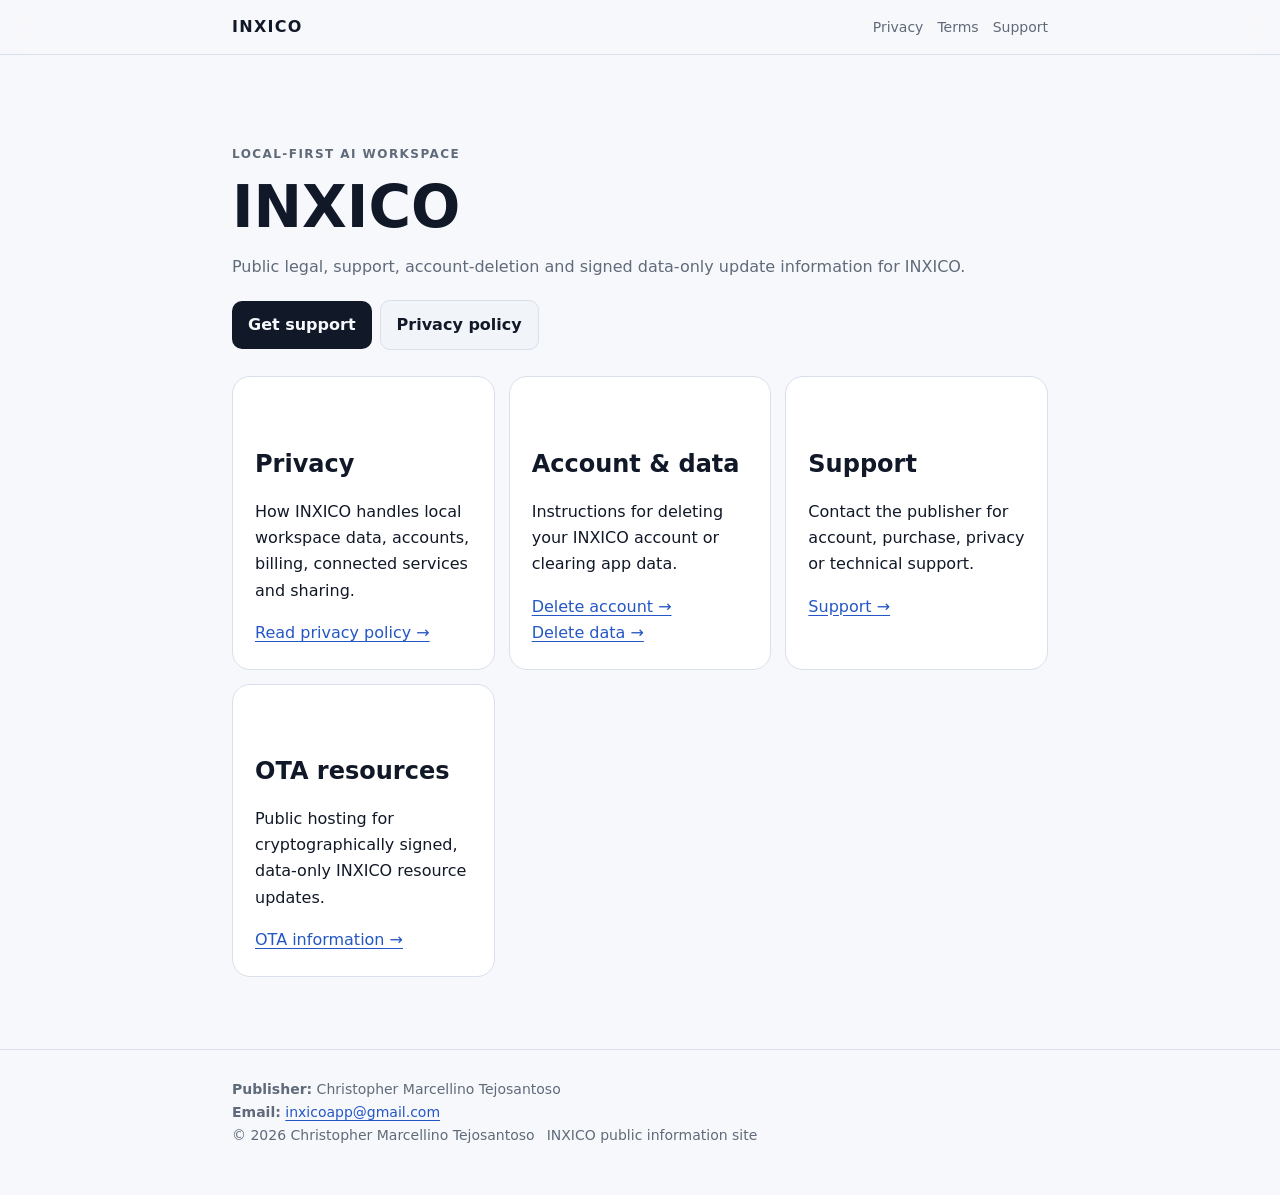
<file: index.html>
<!doctype html>
<html lang="en"><head><meta charset="utf-8"><meta name="viewport" content="width=device-width,initial-scale=1">
<meta name="color-scheme" content="light dark"><title>Home — INXICO</title>
<link rel="stylesheet" href="https://christophermarcellino.github.io/INXICO-Public/assets/style.css"></head><body>
<header><div class="nav"><a class="brand" href="https://christophermarcellino.github.io/INXICO-Public/">INXICO</a><nav>
<a href="https://christophermarcellino.github.io/INXICO-Public/privacy/">Privacy</a><a href="https://christophermarcellino.github.io/INXICO-Public/terms/">Terms</a><a href="https://christophermarcellino.github.io/INXICO-Public/support/">Support</a>
</nav></div></header><main>
<section class="hero"><div class="eyebrow">Local-first AI workspace</div><h1>INXICO</h1>
<p class="muted">Public legal, support, account-deletion and signed data-only update information for INXICO.</p>
<a class="btn" href="https://christophermarcellino.github.io/INXICO-Public/support/">Get support</a><a class="btn secondary" href="https://christophermarcellino.github.io/INXICO-Public/privacy/">Privacy policy</a></section>
<div class="grid">
<div class="card"><h2>Privacy</h2><p>How INXICO handles local workspace data, accounts, billing, connected services and sharing.</p><a href="https://christophermarcellino.github.io/INXICO-Public/privacy/">Read privacy policy →</a></div>
<div class="card"><h2>Account & data</h2><p>Instructions for deleting your INXICO account or clearing app data.</p><a href="https://christophermarcellino.github.io/INXICO-Public/delete-account/">Delete account →</a><br><a href="https://christophermarcellino.github.io/INXICO-Public/delete-data/">Delete data →</a></div>
<div class="card"><h2>Support</h2><p>Contact the publisher for account, purchase, privacy or technical support.</p><a href="https://christophermarcellino.github.io/INXICO-Public/support/">Support →</a></div>
<div class="card"><h2>OTA resources</h2><p>Public hosting for cryptographically signed, data-only INXICO resource updates.</p><a href="https://christophermarcellino.github.io/INXICO-Public/ota/">OTA information →</a></div>
</div>
</main><footer><div class="footer">
<div><strong>Publisher:</strong> Christopher Marcellino Tejosantoso</div>
<div><strong>Email:</strong> <a href="mailto:inxicoapp@gmail.com">inxicoapp@gmail.com</a></div>
<div class="meta"><span>© 2026 Christopher Marcellino Tejosantoso</span><span>INXICO public information site</span></div>
</div></footer></body></html>
</file>
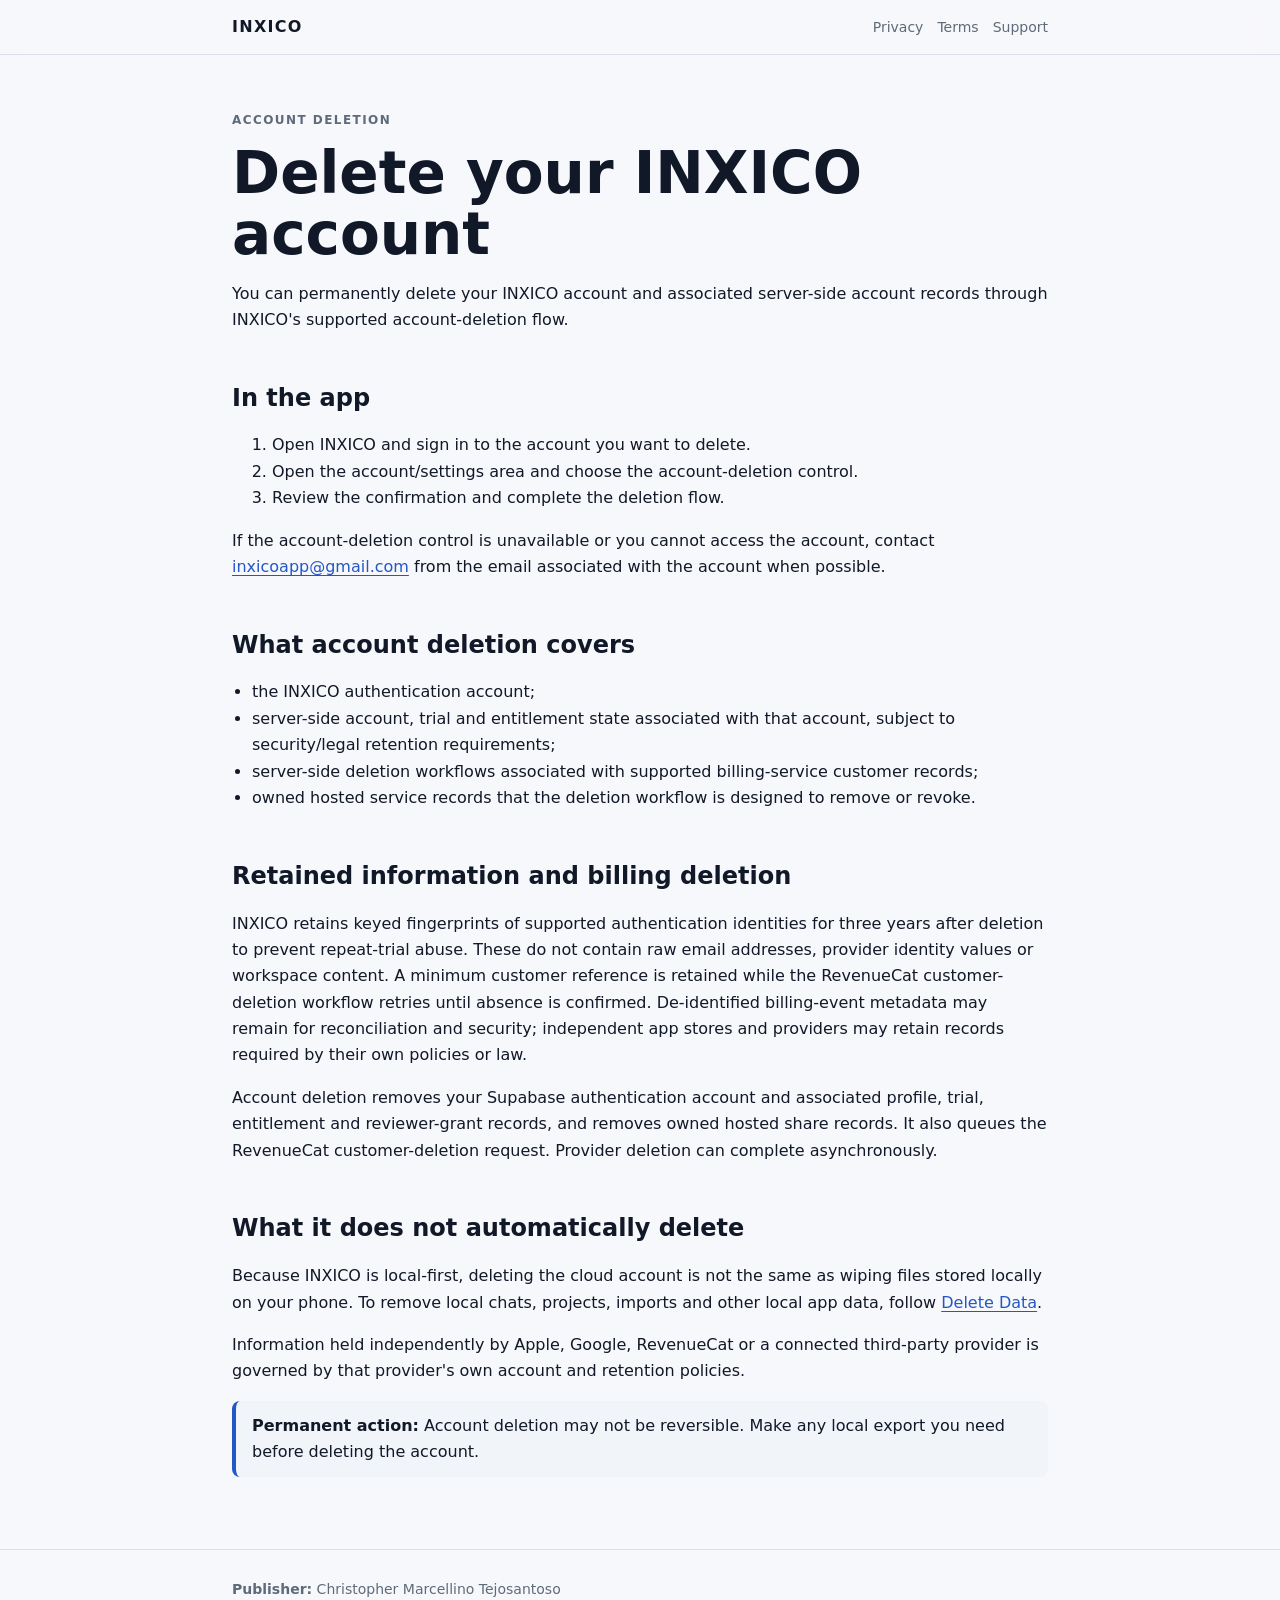
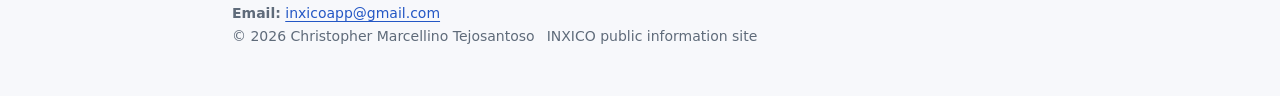
<file: delete-account/index.html>
<!doctype html>
<html lang="en"><head><meta charset="utf-8"><meta name="viewport" content="width=device-width,initial-scale=1">
<meta name="color-scheme" content="light dark"><title>Delete Account — INXICO</title>
<link rel="stylesheet" href="https://christophermarcellino.github.io/INXICO-Public/assets/style.css"></head><body>
<header><div class="nav"><a class="brand" href="https://christophermarcellino.github.io/INXICO-Public/">INXICO</a><nav>
<a href="https://christophermarcellino.github.io/INXICO-Public/privacy/">Privacy</a><a href="https://christophermarcellino.github.io/INXICO-Public/terms/">Terms</a><a href="https://christophermarcellino.github.io/INXICO-Public/support/">Support</a>
</nav></div></header><main>
<div class="eyebrow">Account deletion</div><h1>Delete your INXICO account</h1>
<p>You can permanently delete your INXICO account and associated server-side account records through INXICO's supported account-deletion flow.</p>
<h2>In the app</h2>
<ol><li>Open INXICO and sign in to the account you want to delete.</li><li>Open the account/settings area and choose the account-deletion control.</li><li>Review the confirmation and complete the deletion flow.</li></ol>
<p>If the account-deletion control is unavailable or you cannot access the account, contact <a href="mailto:inxicoapp@gmail.com">inxicoapp@gmail.com</a> from the email associated with the account when possible.</p>
<h2>What account deletion covers</h2>
<ul><li>the INXICO authentication account;</li><li>server-side account, trial and entitlement state associated with that account, subject to security/legal retention requirements;</li><li>server-side deletion workflows associated with supported billing-service customer records;</li><li>owned hosted service records that the deletion workflow is designed to remove or revoke.</li></ul>
<h2>Retained information and billing deletion</h2>
<p>INXICO retains keyed fingerprints of supported authentication identities for three years after deletion to prevent repeat-trial abuse. These do not contain raw email addresses, provider identity values or workspace content. A minimum customer reference is retained while the RevenueCat customer-deletion workflow retries until absence is confirmed. De-identified billing-event metadata may remain for reconciliation and security; independent app stores and providers may retain records required by their own policies or law.</p>
<p>Account deletion removes your Supabase authentication account and associated profile, trial, entitlement and reviewer-grant records, and removes owned hosted share records. It also queues the RevenueCat customer-deletion request. Provider deletion can complete asynchronously.</p>
<h2>What it does not automatically delete</h2>
<p>Because INXICO is local-first, deleting the cloud account is not the same as wiping files stored locally on your phone. To remove local chats, projects, imports and other local app data, follow <a href="https://christophermarcellino.github.io/INXICO-Public/delete-data/">Delete Data</a>.</p>
<p>Information held independently by Apple, Google, RevenueCat or a connected third-party provider is governed by that provider's own account and retention policies.</p>
<div class="notice"><strong>Permanent action:</strong> Account deletion may not be reversible. Make any local export you need before deleting the account.</div>
</main><footer><div class="footer">
<div><strong>Publisher:</strong> Christopher Marcellino Tejosantoso</div>
<div><strong>Email:</strong> <a href="mailto:inxicoapp@gmail.com">inxicoapp@gmail.com</a></div>
<div class="meta"><span>© 2026 Christopher Marcellino Tejosantoso</span><span>INXICO public information site</span></div>
</div></footer></body></html>
</file>
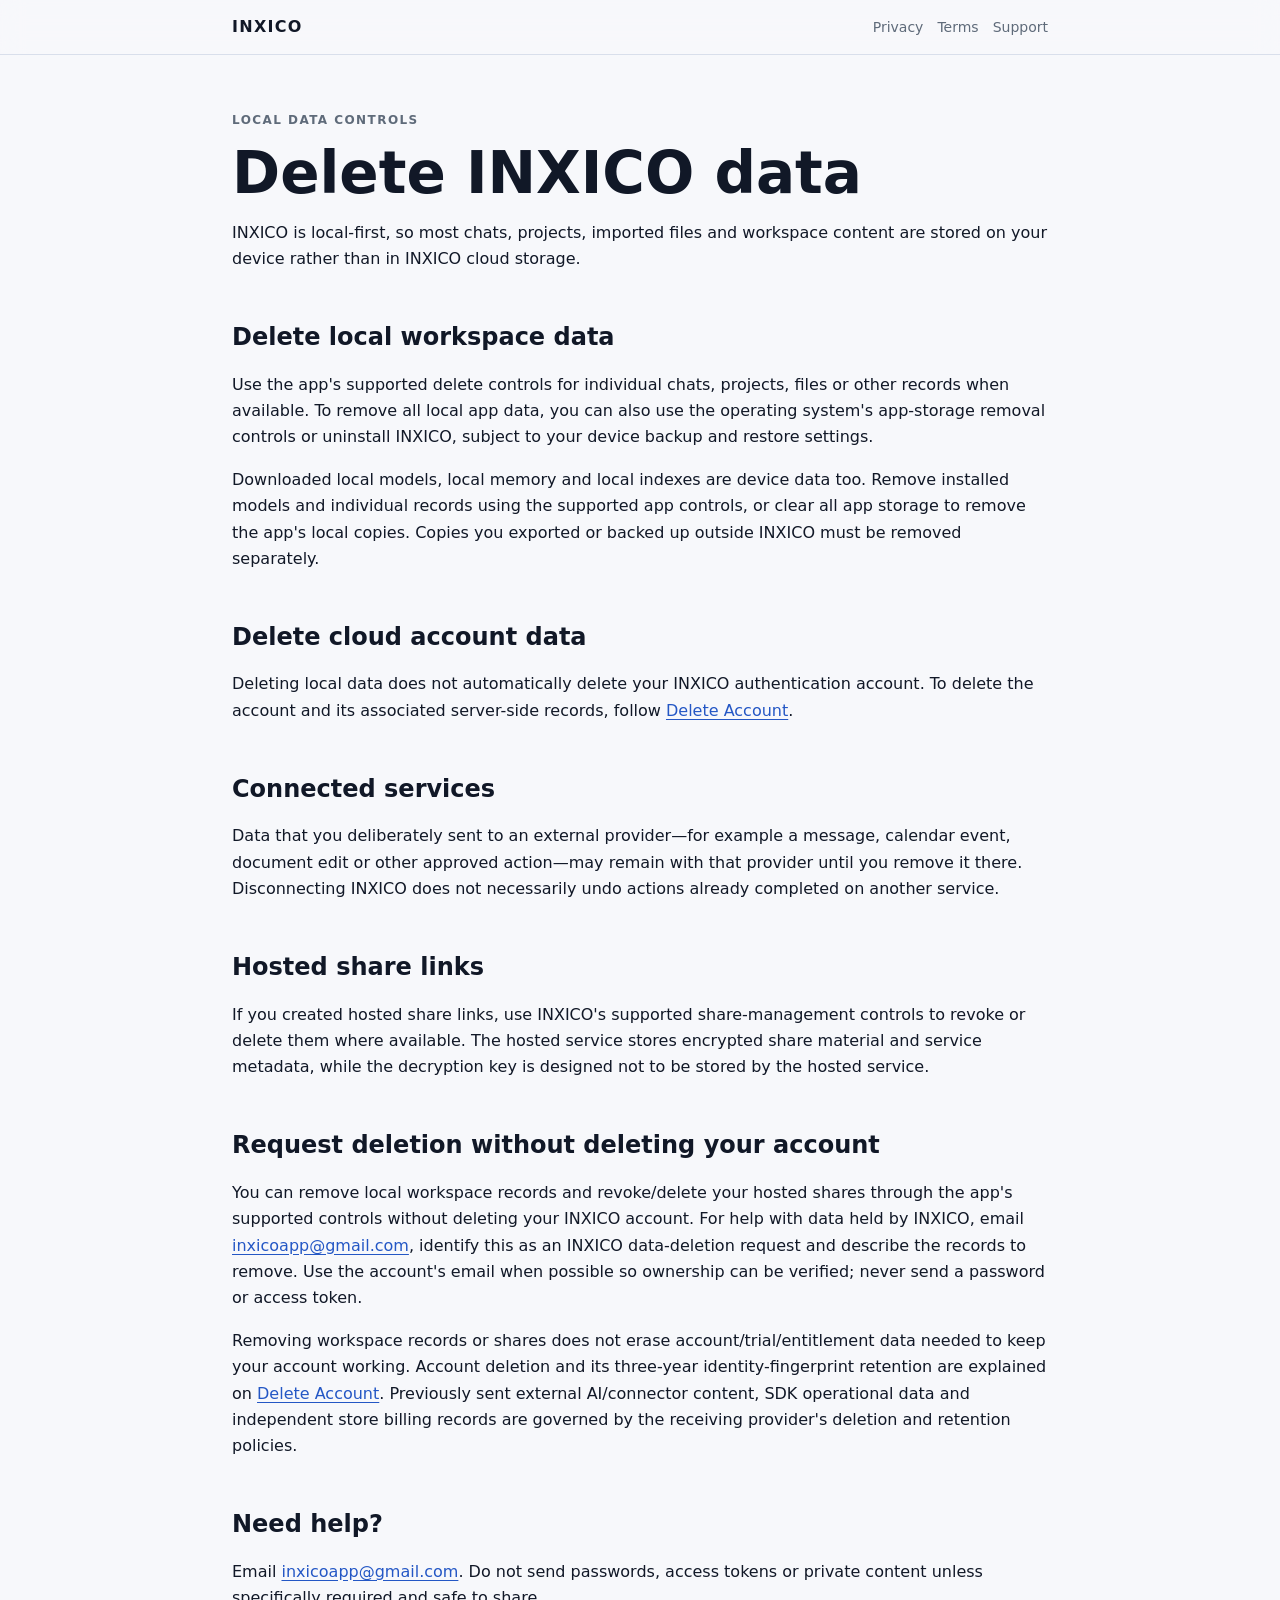
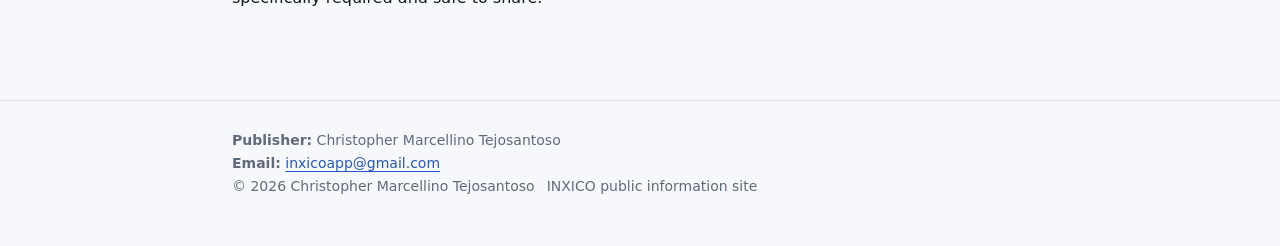
<file: delete-data/index.html>
<!doctype html>
<html lang="en"><head><meta charset="utf-8"><meta name="viewport" content="width=device-width,initial-scale=1">
<meta name="color-scheme" content="light dark"><title>Delete Data — INXICO</title>
<link rel="stylesheet" href="https://christophermarcellino.github.io/INXICO-Public/assets/style.css"></head><body>
<header><div class="nav"><a class="brand" href="https://christophermarcellino.github.io/INXICO-Public/">INXICO</a><nav>
<a href="https://christophermarcellino.github.io/INXICO-Public/privacy/">Privacy</a><a href="https://christophermarcellino.github.io/INXICO-Public/terms/">Terms</a><a href="https://christophermarcellino.github.io/INXICO-Public/support/">Support</a>
</nav></div></header><main>
<div class="eyebrow">Local data controls</div><h1>Delete INXICO data</h1>
<p>INXICO is local-first, so most chats, projects, imported files and workspace content are stored on your device rather than in INXICO cloud storage.</p>
<h2>Delete local workspace data</h2>
<p>Use the app's supported delete controls for individual chats, projects, files or other records when available. To remove all local app data, you can also use the operating system's app-storage removal controls or uninstall INXICO, subject to your device backup and restore settings.</p>
<p>Downloaded local models, local memory and local indexes are device data too. Remove installed models and individual records using the supported app controls, or clear all app storage to remove the app's local copies. Copies you exported or backed up outside INXICO must be removed separately.</p>
<h2>Delete cloud account data</h2>
<p>Deleting local data does not automatically delete your INXICO authentication account. To delete the account and its associated server-side records, follow <a href="https://christophermarcellino.github.io/INXICO-Public/delete-account/">Delete Account</a>.</p>
<h2>Connected services</h2>
<p>Data that you deliberately sent to an external provider—for example a message, calendar event, document edit or other approved action—may remain with that provider until you remove it there. Disconnecting INXICO does not necessarily undo actions already completed on another service.</p>
<h2>Hosted share links</h2>
<p>If you created hosted share links, use INXICO's supported share-management controls to revoke or delete them where available. The hosted service stores encrypted share material and service metadata, while the decryption key is designed not to be stored by the hosted service.</p>
<h2>Request deletion without deleting your account</h2>
<p>You can remove local workspace records and revoke/delete your hosted shares through the app's supported controls without deleting your INXICO account. For help with data held by INXICO, email <a href="mailto:inxicoapp@gmail.com?subject=INXICO%20data%20deletion%20request">inxicoapp@gmail.com</a>, identify this as an INXICO data-deletion request and describe the records to remove. Use the account's email when possible so ownership can be verified; never send a password or access token.</p>
<p>Removing workspace records or shares does not erase account/trial/entitlement data needed to keep your account working. Account deletion and its three-year identity-fingerprint retention are explained on <a href="https://christophermarcellino.github.io/INXICO-Public/delete-account/">Delete Account</a>. Previously sent external AI/connector content, SDK operational data and independent store billing records are governed by the receiving provider's deletion and retention policies.</p>
<h2>Need help?</h2>
<p>Email <a href="mailto:inxicoapp@gmail.com">inxicoapp@gmail.com</a>. Do not send passwords, access tokens or private content unless specifically required and safe to share.</p>
</main><footer><div class="footer">
<div><strong>Publisher:</strong> Christopher Marcellino Tejosantoso</div>
<div><strong>Email:</strong> <a href="mailto:inxicoapp@gmail.com">inxicoapp@gmail.com</a></div>
<div class="meta"><span>© 2026 Christopher Marcellino Tejosantoso</span><span>INXICO public information site</span></div>
</div></footer></body></html>
</file>
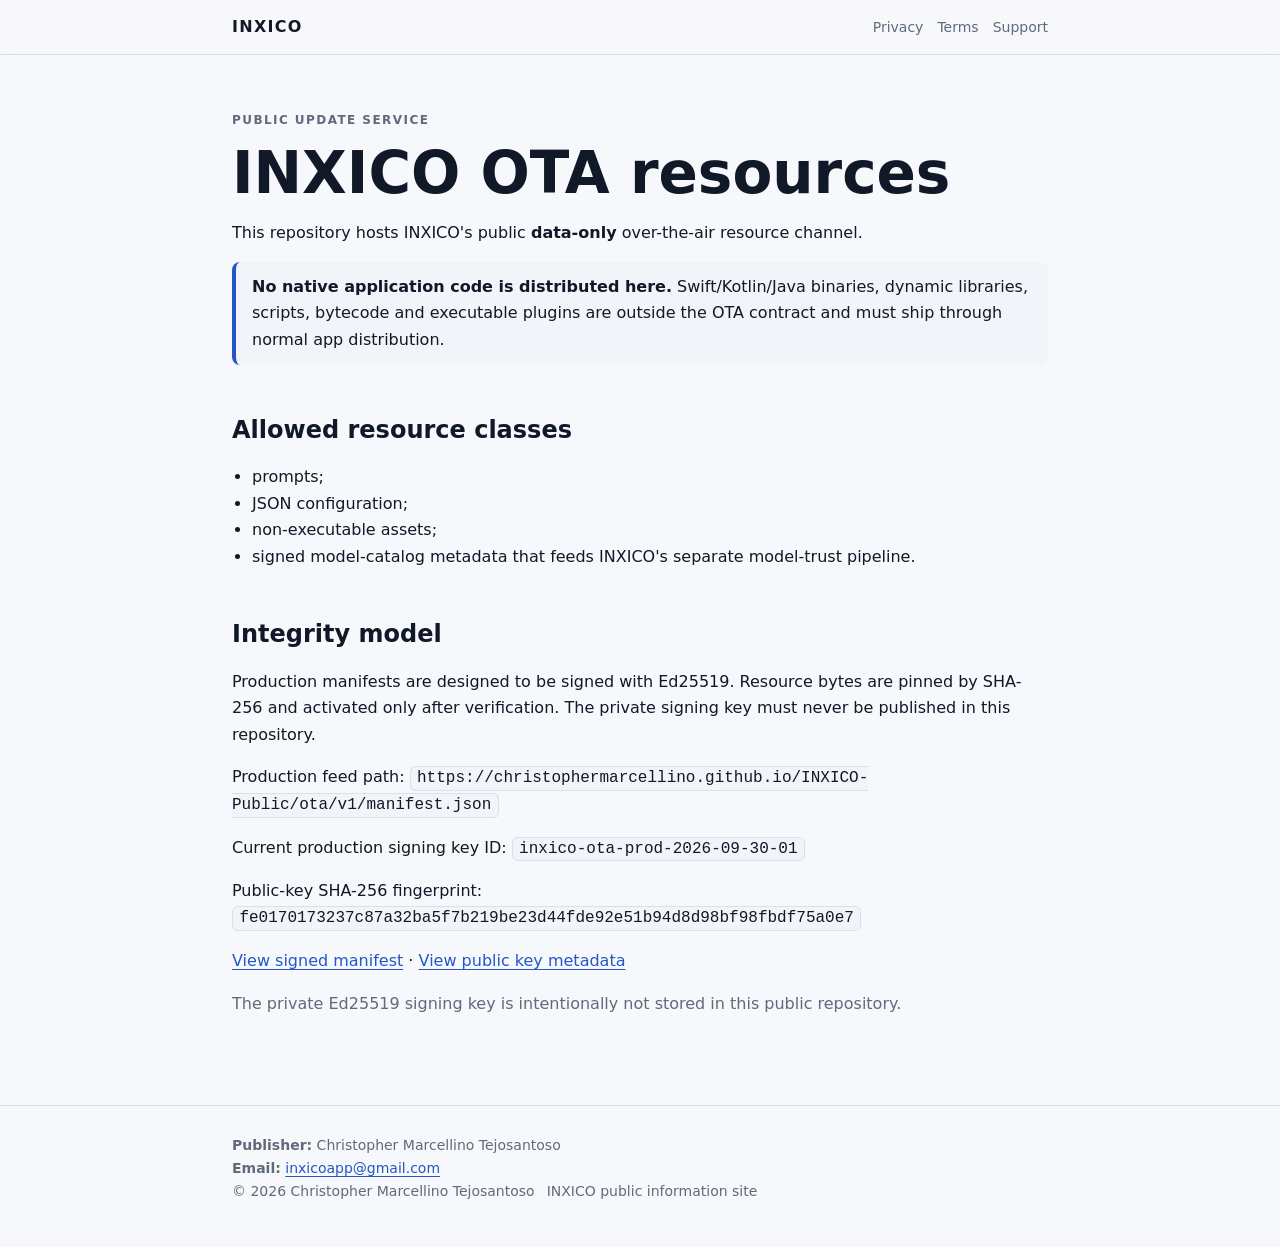
<file: ota/index.html>
<!doctype html>
<html lang="en"><head><meta charset="utf-8"><meta name="viewport" content="width=device-width,initial-scale=1">
<meta name="color-scheme" content="light dark"><title>OTA Resources — INXICO</title>
<link rel="stylesheet" href="https://christophermarcellino.github.io/INXICO-Public/assets/style.css"></head><body>
<header><div class="nav"><a class="brand" href="https://christophermarcellino.github.io/INXICO-Public/">INXICO</a><nav>
<a href="https://christophermarcellino.github.io/INXICO-Public/privacy/">Privacy</a><a href="https://christophermarcellino.github.io/INXICO-Public/terms/">Terms</a><a href="https://christophermarcellino.github.io/INXICO-Public/support/">Support</a>
</nav></div></header><main>
<div class="eyebrow">Public update service</div><h1>INXICO OTA resources</h1>
<p>This repository hosts INXICO's public <strong>data-only</strong> over-the-air resource channel.</p>
<div class="notice"><strong>No native application code is distributed here.</strong> Swift/Kotlin/Java binaries, dynamic libraries, scripts, bytecode and executable plugins are outside the OTA contract and must ship through normal app distribution.</div>
<h2>Allowed resource classes</h2>
<ul><li>prompts;</li><li>JSON configuration;</li><li>non-executable assets;</li><li>signed model-catalog metadata that feeds INXICO's separate model-trust pipeline.</li></ul>
<h2>Integrity model</h2>
<p>Production manifests are designed to be signed with Ed25519. Resource bytes are pinned by SHA-256 and activated only after verification. The private signing key must never be published in this repository.</p>
<p>Production feed path: <code>https://christophermarcellino.github.io/INXICO-Public/ota/v1/manifest.json</code></p>
<p>Current production signing key ID: <code>inxico-ota-prod-2026-09-30-01</code></p>
<p>Public-key SHA-256 fingerprint: <code>fe0170173237c87a32ba5f7b219be23d44fde92e51b94d8d98bf98fbdf75a0e7</code></p>
<p><a href="https://christophermarcellino.github.io/INXICO-Public/ota/v1/manifest.json">View signed manifest</a> · <a href="https://christophermarcellino.github.io/INXICO-Public/ota/v1/public-key.json">View public key metadata</a></p>
<p class="muted">The private Ed25519 signing key is intentionally not stored in this public repository.</p>
</main><footer><div class="footer">
<div><strong>Publisher:</strong> Christopher Marcellino Tejosantoso</div>
<div><strong>Email:</strong> <a href="mailto:inxicoapp@gmail.com">inxicoapp@gmail.com</a></div>
<div class="meta"><span>© 2026 Christopher Marcellino Tejosantoso</span><span>INXICO public information site</span></div>
</div></footer></body></html>
</file>
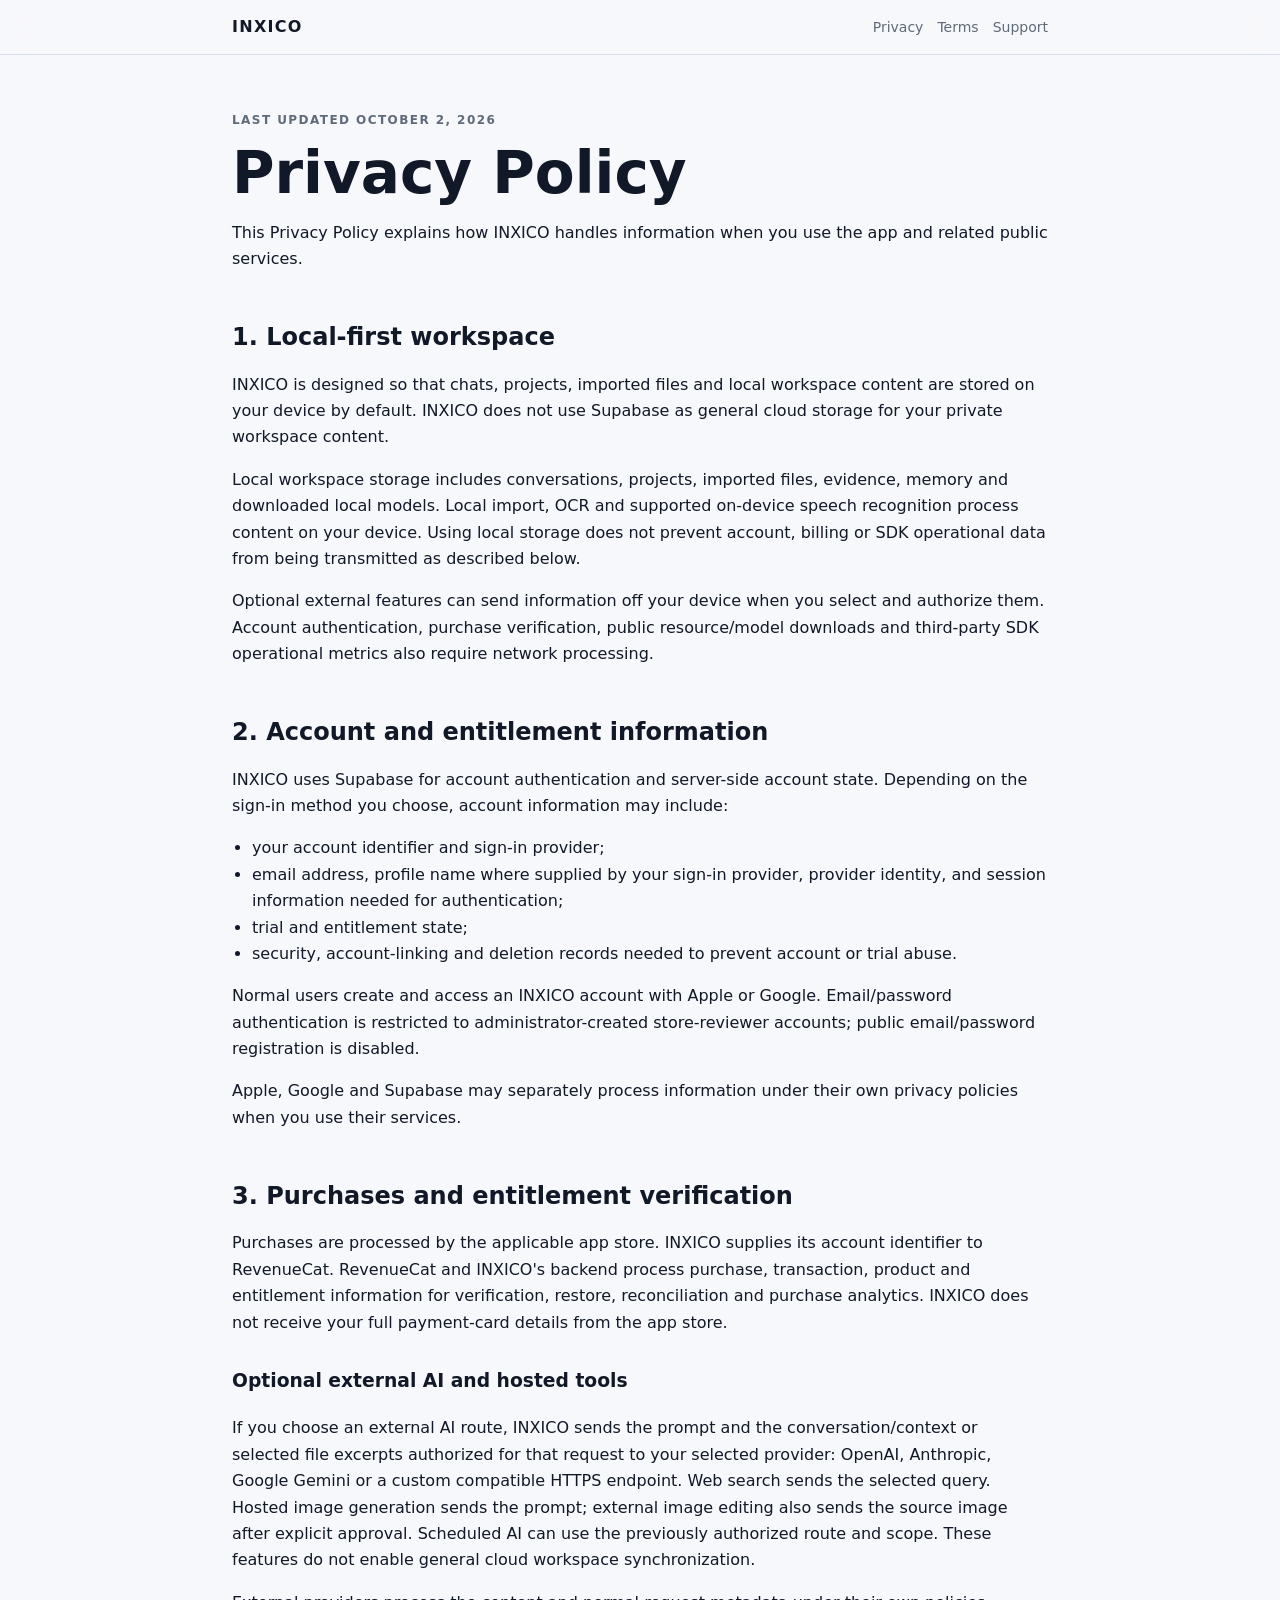
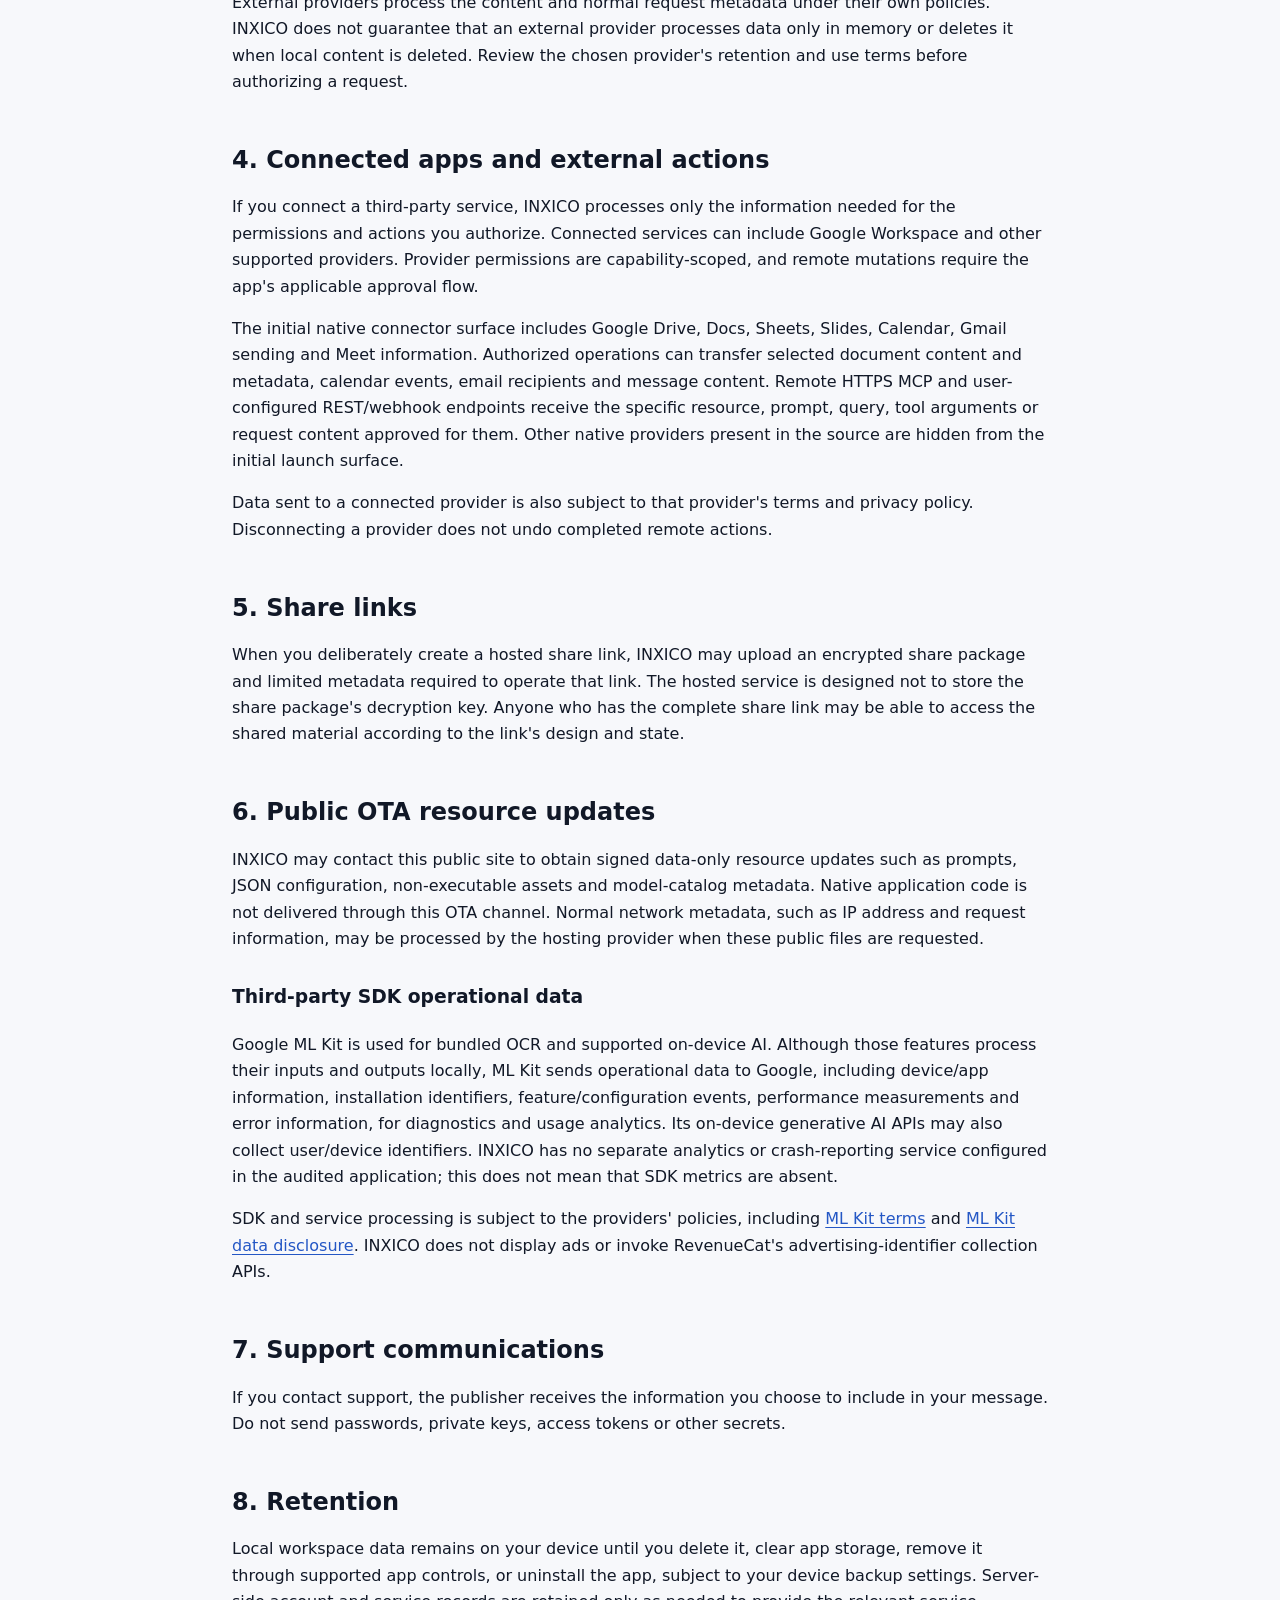
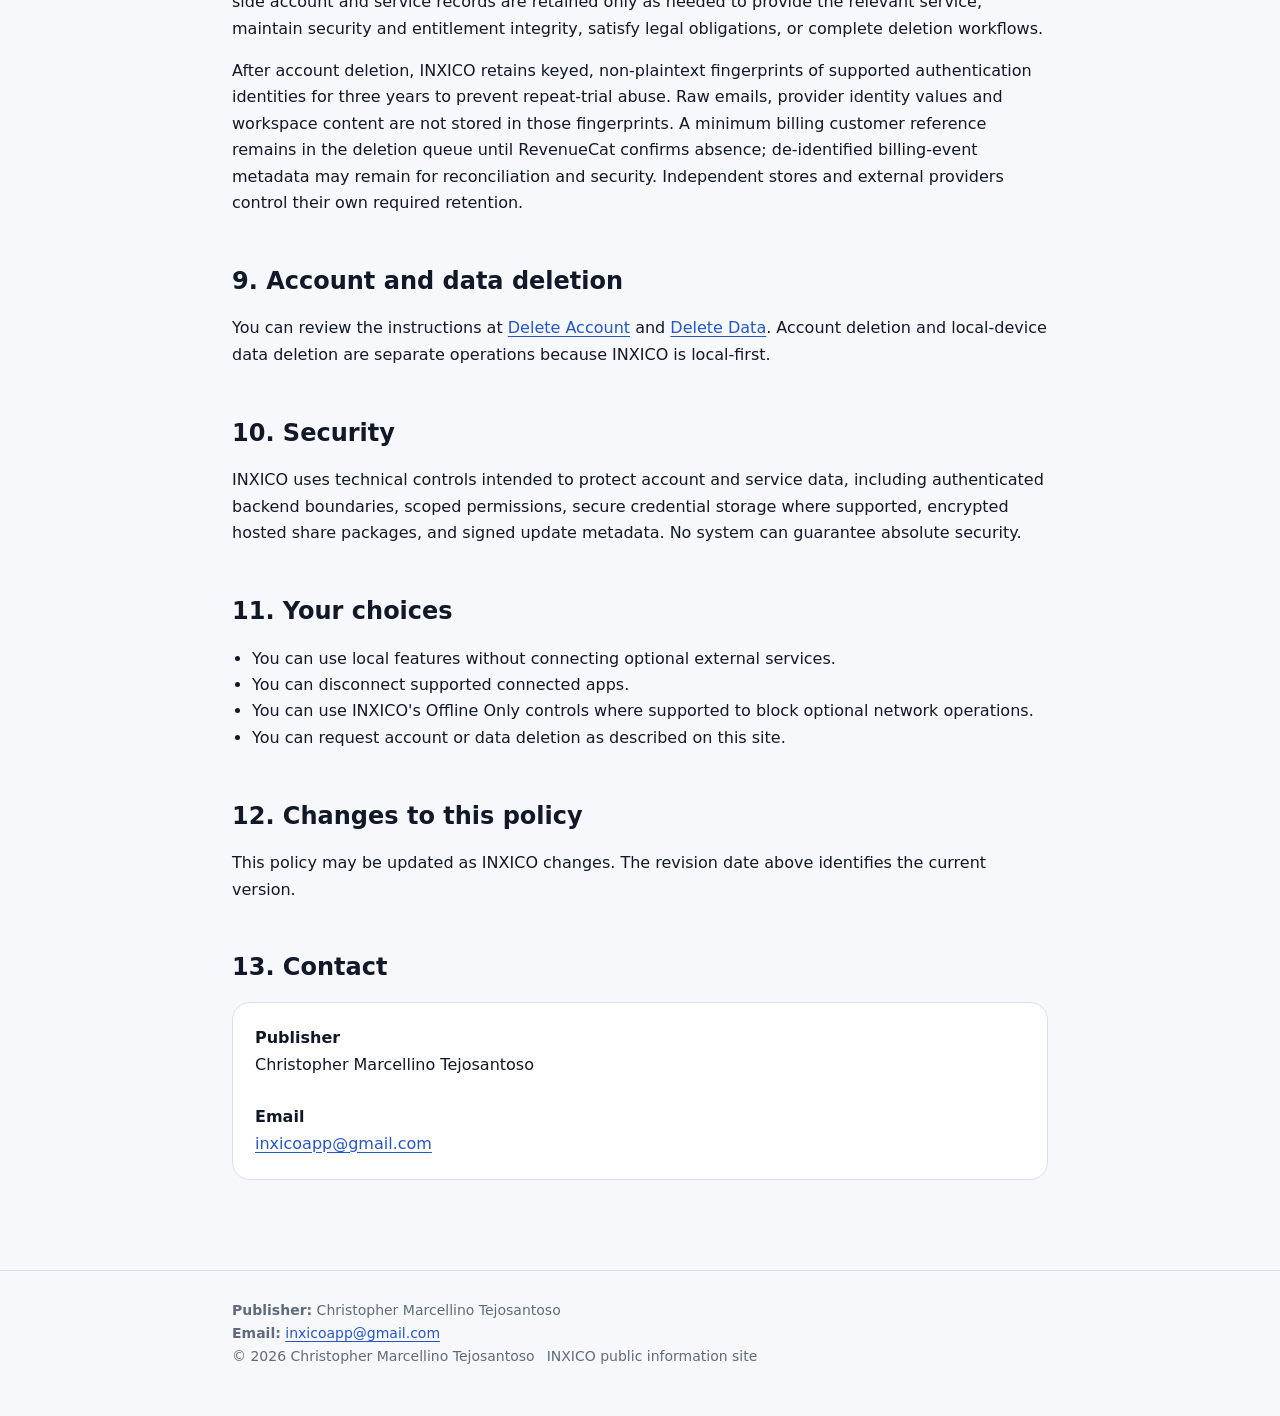
<file: privacy/index.html>
<!doctype html>
<html lang="en"><head><meta charset="utf-8"><meta name="viewport" content="width=device-width,initial-scale=1">
<meta name="color-scheme" content="light dark"><title>Privacy Policy — INXICO</title>
<link rel="stylesheet" href="https://christophermarcellino.github.io/INXICO-Public/assets/style.css"></head><body>
<header><div class="nav"><a class="brand" href="https://christophermarcellino.github.io/INXICO-Public/">INXICO</a><nav>
<a href="https://christophermarcellino.github.io/INXICO-Public/privacy/">Privacy</a><a href="https://christophermarcellino.github.io/INXICO-Public/terms/">Terms</a><a href="https://christophermarcellino.github.io/INXICO-Public/support/">Support</a>
</nav></div></header><main>
<div class="eyebrow">Last updated October 2, 2026</div><h1>Privacy Policy</h1>
<p>This Privacy Policy explains how INXICO handles information when you use the app and related public services.</p>

<h2>1. Local-first workspace</h2>
<p>INXICO is designed so that chats, projects, imported files and local workspace content are stored on your device by default. INXICO does not use Supabase as general cloud storage for your private workspace content.</p>
<p>Local workspace storage includes conversations, projects, imported files, evidence, memory and downloaded local models. Local import, OCR and supported on-device speech recognition process content on your device. Using local storage does not prevent account, billing or SDK operational data from being transmitted as described below.</p>
<p>Optional external features can send information off your device when you select and authorize them. Account authentication, purchase verification, public resource/model downloads and third-party SDK operational metrics also require network processing.</p>

<h2>2. Account and entitlement information</h2>
<p>INXICO uses Supabase for account authentication and server-side account state. Depending on the sign-in method you choose, account information may include:</p>
<ul><li>your account identifier and sign-in provider;</li><li>email address, profile name where supplied by your sign-in provider, provider identity, and session information needed for authentication;</li><li>trial and entitlement state;</li><li>security, account-linking and deletion records needed to prevent account or trial abuse.</li></ul>
<p>Normal users create and access an INXICO account with Apple or Google. Email/password authentication is restricted to administrator-created store-reviewer accounts; public email/password registration is disabled.</p>
<p>Apple, Google and Supabase may separately process information under their own privacy policies when you use their services.</p>

<h2>3. Purchases and entitlement verification</h2>
<p>Purchases are processed by the applicable app store. INXICO supplies its account identifier to RevenueCat. RevenueCat and INXICO's backend process purchase, transaction, product and entitlement information for verification, restore, reconciliation and purchase analytics. INXICO does not receive your full payment-card details from the app store.</p>
<h3>Optional external AI and hosted tools</h3>
<p>If you choose an external AI route, INXICO sends the prompt and the conversation/context or selected file excerpts authorized for that request to your selected provider: OpenAI, Anthropic, Google Gemini or a custom compatible HTTPS endpoint. Web search sends the selected query. Hosted image generation sends the prompt; external image editing also sends the source image after explicit approval. Scheduled AI can use the previously authorized route and scope. These features do not enable general cloud workspace synchronization.</p>
<p>External providers process the content and normal request metadata under their own policies. INXICO does not guarantee that an external provider processes data only in memory or deletes it when local content is deleted. Review the chosen provider's retention and use terms before authorizing a request.</p>

<h2>4. Connected apps and external actions</h2>
<p>If you connect a third-party service, INXICO processes only the information needed for the permissions and actions you authorize. Connected services can include Google Workspace and other supported providers. Provider permissions are capability-scoped, and remote mutations require the app's applicable approval flow.</p>
<p>The initial native connector surface includes Google Drive, Docs, Sheets, Slides, Calendar, Gmail sending and Meet information. Authorized operations can transfer selected document content and metadata, calendar events, email recipients and message content. Remote HTTPS MCP and user-configured REST/webhook endpoints receive the specific resource, prompt, query, tool arguments or request content approved for them. Other native providers present in the source are hidden from the initial launch surface.</p>
<p>Data sent to a connected provider is also subject to that provider's terms and privacy policy. Disconnecting a provider does not undo completed remote actions.</p>

<h2>5. Share links</h2>
<p>When you deliberately create a hosted share link, INXICO may upload an encrypted share package and limited metadata required to operate that link. The hosted service is designed not to store the share package's decryption key. Anyone who has the complete share link may be able to access the shared material according to the link's design and state.</p>

<h2>6. Public OTA resource updates</h2>
<p>INXICO may contact this public site to obtain signed data-only resource updates such as prompts, JSON configuration, non-executable assets and model-catalog metadata. Native application code is not delivered through this OTA channel. Normal network metadata, such as IP address and request information, may be processed by the hosting provider when these public files are requested.</p>

<h3>Third-party SDK operational data</h3>
<p>Google ML Kit is used for bundled OCR and supported on-device AI. Although those features process their inputs and outputs locally, ML Kit sends operational data to Google, including device/app information, installation identifiers, feature/configuration events, performance measurements and error information, for diagnostics and usage analytics. Its on-device generative AI APIs may also collect user/device identifiers. INXICO has no separate analytics or crash-reporting service configured in the audited application; this does not mean that SDK metrics are absent.</p>
<p>SDK and service processing is subject to the providers' policies, including <a href="https://developers.google.com/ml-kit/terms">ML Kit terms</a> and <a href="https://developers.google.com/ml-kit/android-data-disclosure">ML Kit data disclosure</a>. INXICO does not display ads or invoke RevenueCat's advertising-identifier collection APIs.</p>
<h2>7. Support communications</h2>
<p>If you contact support, the publisher receives the information you choose to include in your message. Do not send passwords, private keys, access tokens or other secrets.</p>

<h2>8. Retention</h2>
<p>Local workspace data remains on your device until you delete it, clear app storage, remove it through supported app controls, or uninstall the app, subject to your device backup settings. Server-side account and service records are retained only as needed to provide the relevant service, maintain security and entitlement integrity, satisfy legal obligations, or complete deletion workflows.</p>

<p>After account deletion, INXICO retains keyed, non-plaintext fingerprints of supported authentication identities for three years to prevent repeat-trial abuse. Raw emails, provider identity values and workspace content are not stored in those fingerprints. A minimum billing customer reference remains in the deletion queue until RevenueCat confirms absence; de-identified billing-event metadata may remain for reconciliation and security. Independent stores and external providers control their own required retention.</p>
<h2>9. Account and data deletion</h2>
<p>You can review the instructions at <a href="https://christophermarcellino.github.io/INXICO-Public/delete-account/">Delete Account</a> and <a href="https://christophermarcellino.github.io/INXICO-Public/delete-data/">Delete Data</a>. Account deletion and local-device data deletion are separate operations because INXICO is local-first.</p>

<h2>10. Security</h2>
<p>INXICO uses technical controls intended to protect account and service data, including authenticated backend boundaries, scoped permissions, secure credential storage where supported, encrypted hosted share packages, and signed update metadata. No system can guarantee absolute security.</p>

<h2>11. Your choices</h2>
<ul><li>You can use local features without connecting optional external services.</li><li>You can disconnect supported connected apps.</li><li>You can use INXICO's Offline Only controls where supported to block optional network operations.</li><li>You can request account or data deletion as described on this site.</li></ul>

<h2>12. Changes to this policy</h2>
<p>This policy may be updated as INXICO changes. The revision date above identifies the current version.</p>

<h2>13. Contact</h2>
<div class="card"><strong>Publisher</strong><br>Christopher Marcellino Tejosantoso<br><br><strong>Email</strong><br><a href="mailto:inxicoapp@gmail.com">inxicoapp@gmail.com</a></div>
</main><footer><div class="footer">
<div><strong>Publisher:</strong> Christopher Marcellino Tejosantoso</div>
<div><strong>Email:</strong> <a href="mailto:inxicoapp@gmail.com">inxicoapp@gmail.com</a></div>
<div class="meta"><span>© 2026 Christopher Marcellino Tejosantoso</span><span>INXICO public information site</span></div>
</div></footer></body></html>
</file>
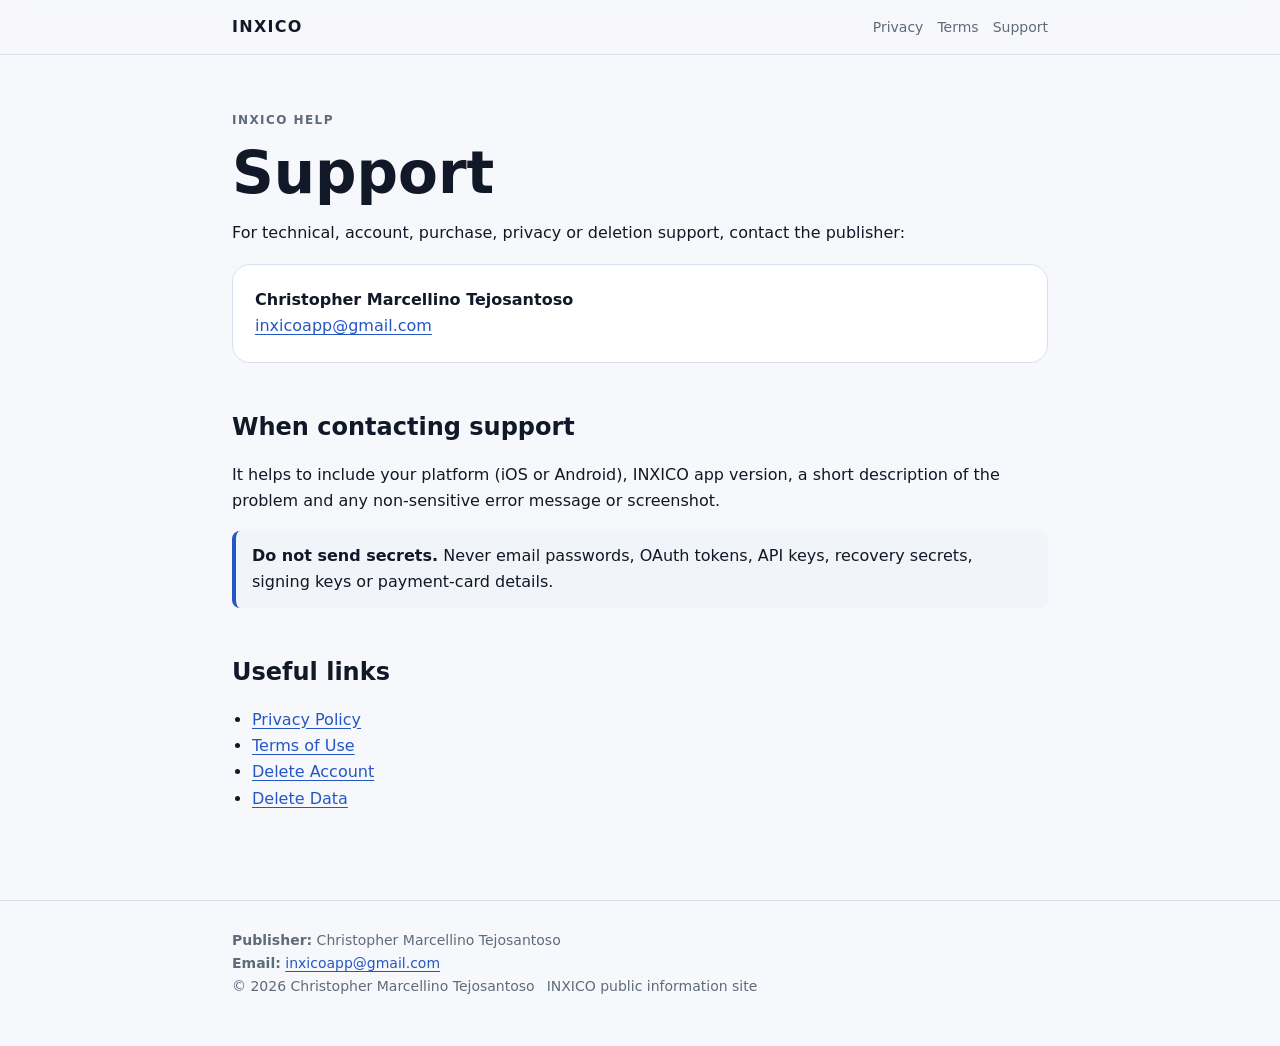
<file: support/index.html>
<!doctype html>
<html lang="en"><head><meta charset="utf-8"><meta name="viewport" content="width=device-width,initial-scale=1">
<meta name="color-scheme" content="light dark"><title>Support — INXICO</title>
<link rel="stylesheet" href="https://christophermarcellino.github.io/INXICO-Public/assets/style.css"></head><body>
<header><div class="nav"><a class="brand" href="https://christophermarcellino.github.io/INXICO-Public/">INXICO</a><nav>
<a href="https://christophermarcellino.github.io/INXICO-Public/privacy/">Privacy</a><a href="https://christophermarcellino.github.io/INXICO-Public/terms/">Terms</a><a href="https://christophermarcellino.github.io/INXICO-Public/support/">Support</a>
</nav></div></header><main>
<div class="eyebrow">INXICO help</div><h1>Support</h1>
<p>For technical, account, purchase, privacy or deletion support, contact the publisher:</p>
<div class="card"><strong>Christopher Marcellino Tejosantoso</strong><br><a href="mailto:inxicoapp@gmail.com">inxicoapp@gmail.com</a></div>
<h2>When contacting support</h2>
<p>It helps to include your platform (iOS or Android), INXICO app version, a short description of the problem and any non-sensitive error message or screenshot.</p>
<div class="notice"><strong>Do not send secrets.</strong> Never email passwords, OAuth tokens, API keys, recovery secrets, signing keys or payment-card details.</div>
<h2>Useful links</h2>
<ul><li><a href="https://christophermarcellino.github.io/INXICO-Public/privacy/">Privacy Policy</a></li><li><a href="https://christophermarcellino.github.io/INXICO-Public/terms/">Terms of Use</a></li><li><a href="https://christophermarcellino.github.io/INXICO-Public/delete-account/">Delete Account</a></li><li><a href="https://christophermarcellino.github.io/INXICO-Public/delete-data/">Delete Data</a></li></ul>
</main><footer><div class="footer">
<div><strong>Publisher:</strong> Christopher Marcellino Tejosantoso</div>
<div><strong>Email:</strong> <a href="mailto:inxicoapp@gmail.com">inxicoapp@gmail.com</a></div>
<div class="meta"><span>© 2026 Christopher Marcellino Tejosantoso</span><span>INXICO public information site</span></div>
</div></footer></body></html>
</file>
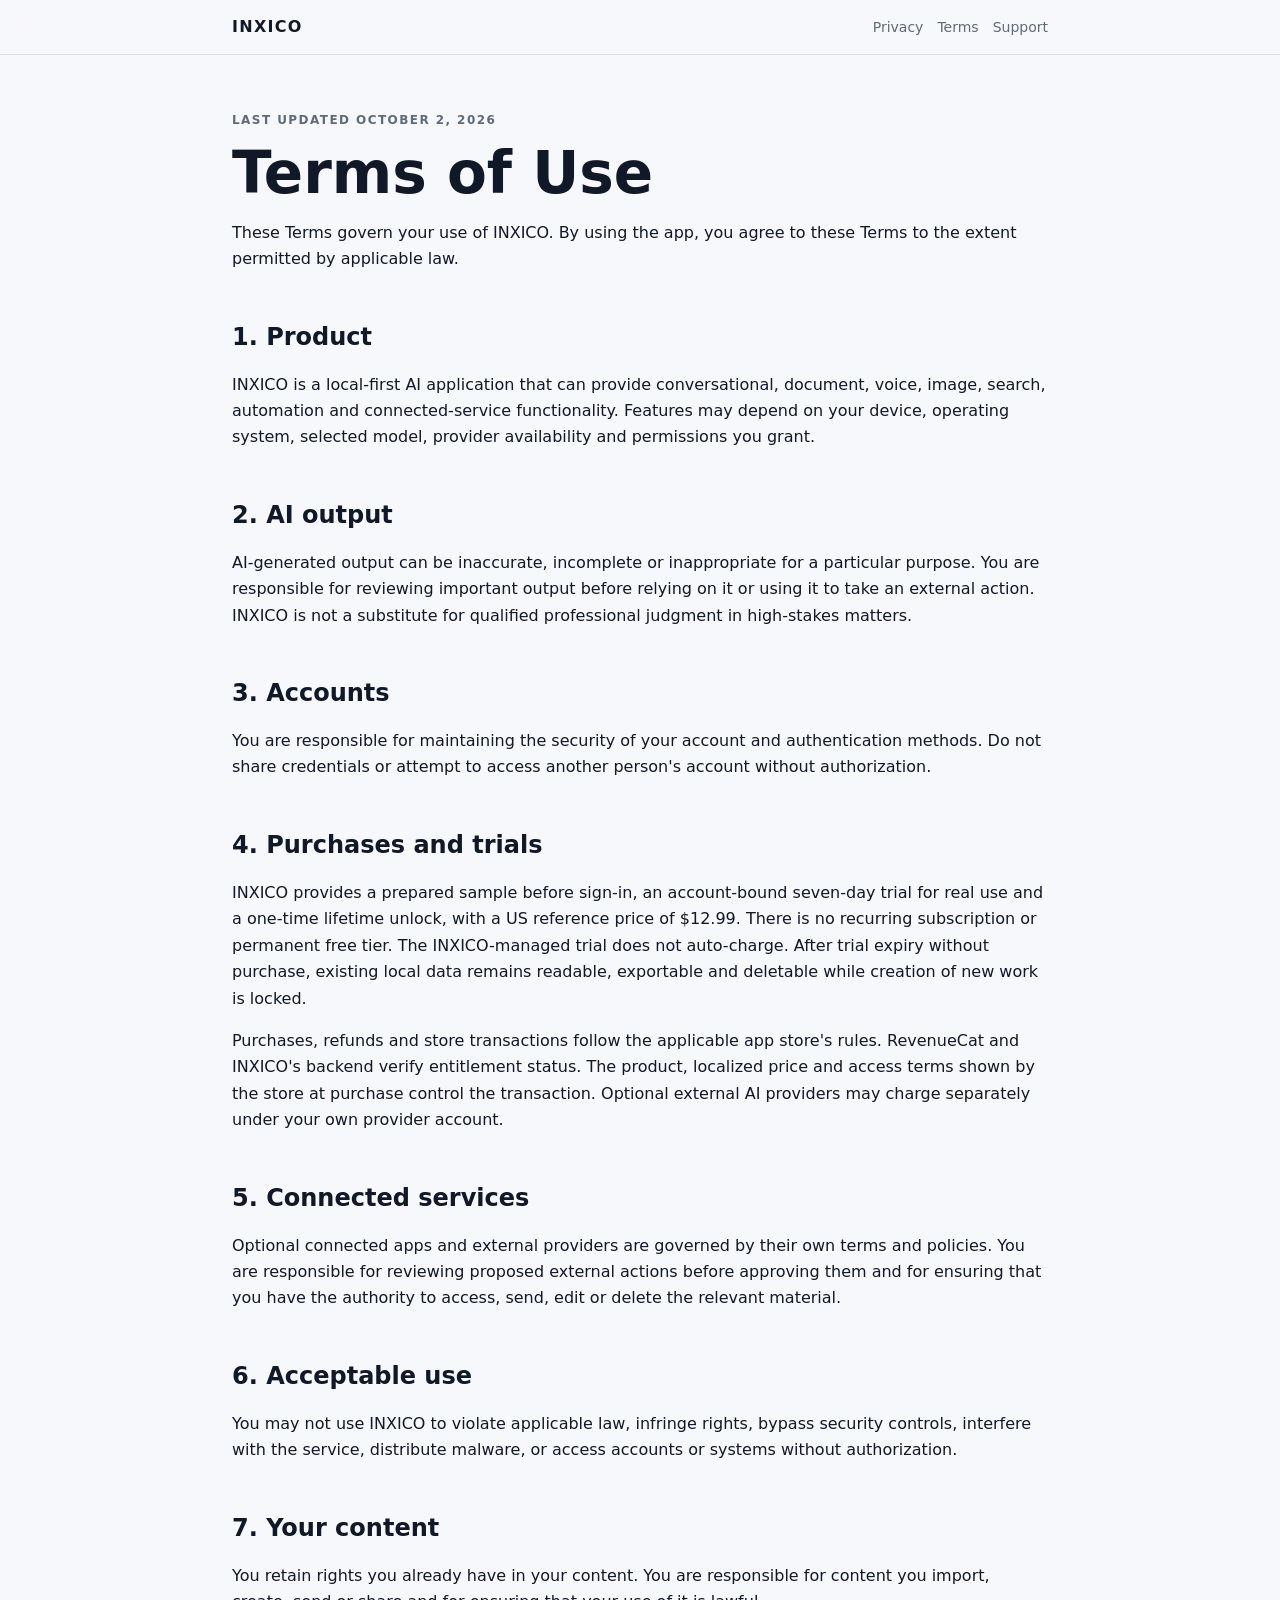
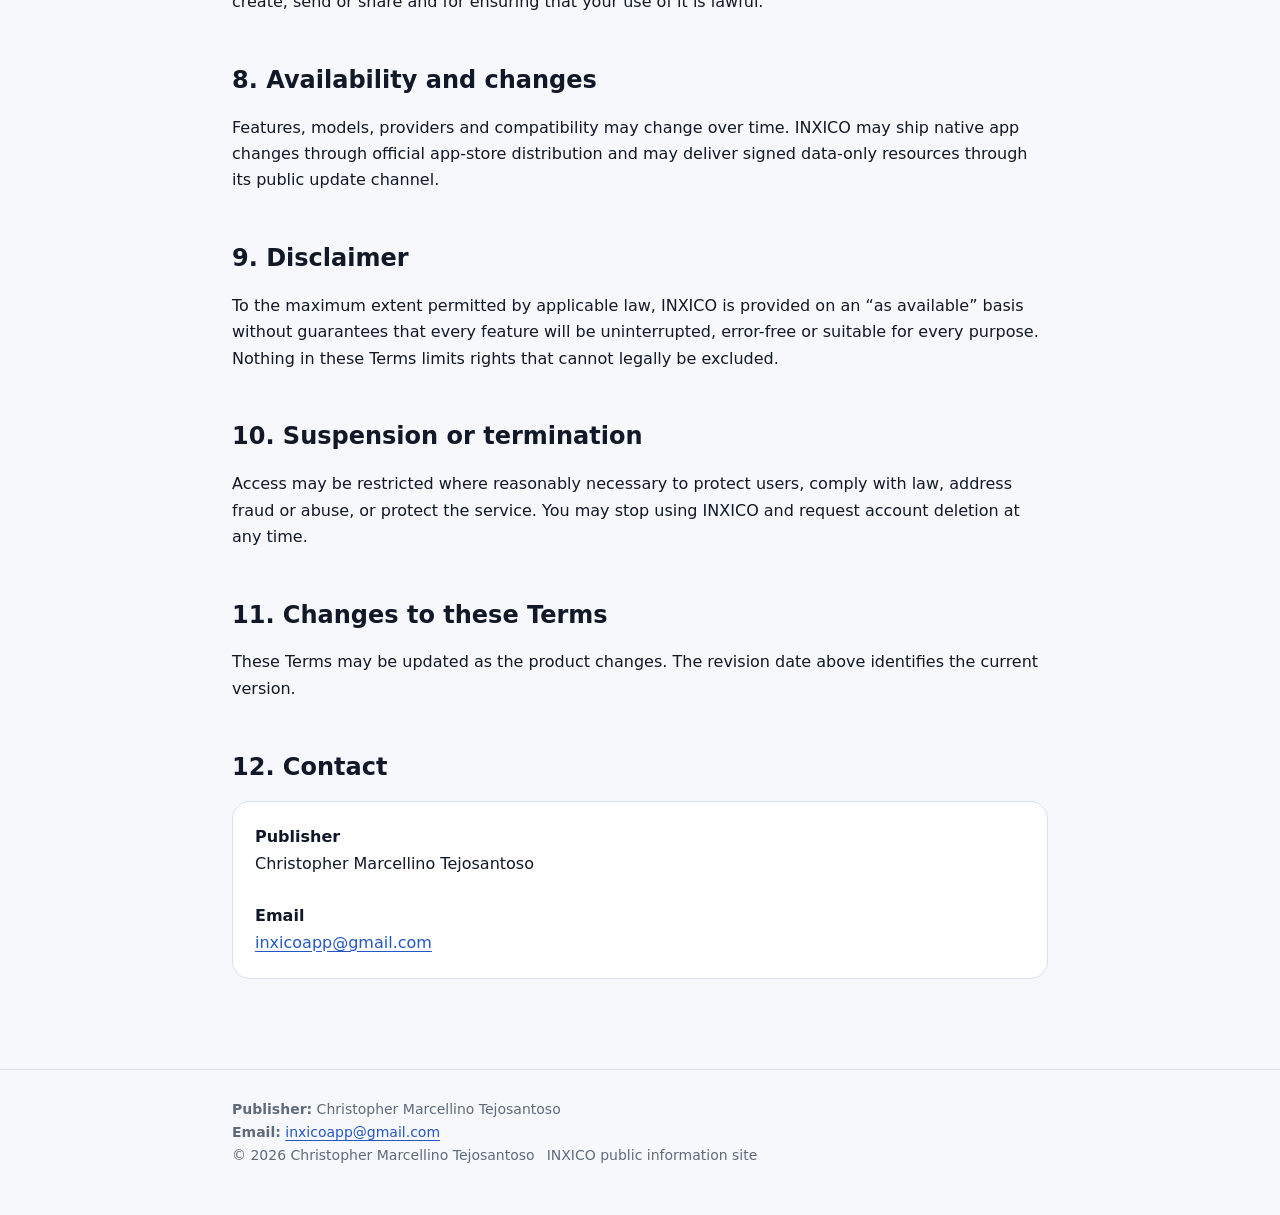
<file: terms/index.html>
<!doctype html>
<html lang="en"><head><meta charset="utf-8"><meta name="viewport" content="width=device-width,initial-scale=1">
<meta name="color-scheme" content="light dark"><title>Terms of Use — INXICO</title>
<link rel="stylesheet" href="https://christophermarcellino.github.io/INXICO-Public/assets/style.css"></head><body>
<header><div class="nav"><a class="brand" href="https://christophermarcellino.github.io/INXICO-Public/">INXICO</a><nav>
<a href="https://christophermarcellino.github.io/INXICO-Public/privacy/">Privacy</a><a href="https://christophermarcellino.github.io/INXICO-Public/terms/">Terms</a><a href="https://christophermarcellino.github.io/INXICO-Public/support/">Support</a>
</nav></div></header><main>
<div class="eyebrow">Last updated October 2, 2026</div><h1>Terms of Use</h1>
<p>These Terms govern your use of INXICO. By using the app, you agree to these Terms to the extent permitted by applicable law.</p>

<h2>1. Product</h2>
<p>INXICO is a local-first AI application that can provide conversational, document, voice, image, search, automation and connected-service functionality. Features may depend on your device, operating system, selected model, provider availability and permissions you grant.</p>

<h2>2. AI output</h2>
<p>AI-generated output can be inaccurate, incomplete or inappropriate for a particular purpose. You are responsible for reviewing important output before relying on it or using it to take an external action. INXICO is not a substitute for qualified professional judgment in high-stakes matters.</p>

<h2>3. Accounts</h2>
<p>You are responsible for maintaining the security of your account and authentication methods. Do not share credentials or attempt to access another person's account without authorization.</p>

<h2>4. Purchases and trials</h2>
<p>INXICO provides a prepared sample before sign-in, an account-bound seven-day trial for real use and a one-time lifetime unlock, with a US reference price of $12.99. There is no recurring subscription or permanent free tier. The INXICO-managed trial does not auto-charge. After trial expiry without purchase, existing local data remains readable, exportable and deletable while creation of new work is locked.</p>
<p>Purchases, refunds and store transactions follow the applicable app store's rules. RevenueCat and INXICO's backend verify entitlement status. The product, localized price and access terms shown by the store at purchase control the transaction. Optional external AI providers may charge separately under your own provider account.</p>

<h2>5. Connected services</h2>
<p>Optional connected apps and external providers are governed by their own terms and policies. You are responsible for reviewing proposed external actions before approving them and for ensuring that you have the authority to access, send, edit or delete the relevant material.</p>

<h2>6. Acceptable use</h2>
<p>You may not use INXICO to violate applicable law, infringe rights, bypass security controls, interfere with the service, distribute malware, or access accounts or systems without authorization.</p>

<h2>7. Your content</h2>
<p>You retain rights you already have in your content. You are responsible for content you import, create, send or share and for ensuring that your use of it is lawful.</p>

<h2>8. Availability and changes</h2>
<p>Features, models, providers and compatibility may change over time. INXICO may ship native app changes through official app-store distribution and may deliver signed data-only resources through its public update channel.</p>

<h2>9. Disclaimer</h2>
<p>To the maximum extent permitted by applicable law, INXICO is provided on an “as available” basis without guarantees that every feature will be uninterrupted, error-free or suitable for every purpose. Nothing in these Terms limits rights that cannot legally be excluded.</p>

<h2>10. Suspension or termination</h2>
<p>Access may be restricted where reasonably necessary to protect users, comply with law, address fraud or abuse, or protect the service. You may stop using INXICO and request account deletion at any time.</p>

<h2>11. Changes to these Terms</h2>
<p>These Terms may be updated as the product changes. The revision date above identifies the current version.</p>

<h2>12. Contact</h2>
<div class="card"><strong>Publisher</strong><br>Christopher Marcellino Tejosantoso<br><br><strong>Email</strong><br><a href="mailto:inxicoapp@gmail.com">inxicoapp@gmail.com</a></div>
</main><footer><div class="footer">
<div><strong>Publisher:</strong> Christopher Marcellino Tejosantoso</div>
<div><strong>Email:</strong> <a href="mailto:inxicoapp@gmail.com">inxicoapp@gmail.com</a></div>
<div class="meta"><span>© 2026 Christopher Marcellino Tejosantoso</span><span>INXICO public information site</span></div>
</div></footer></body></html>
</file>
